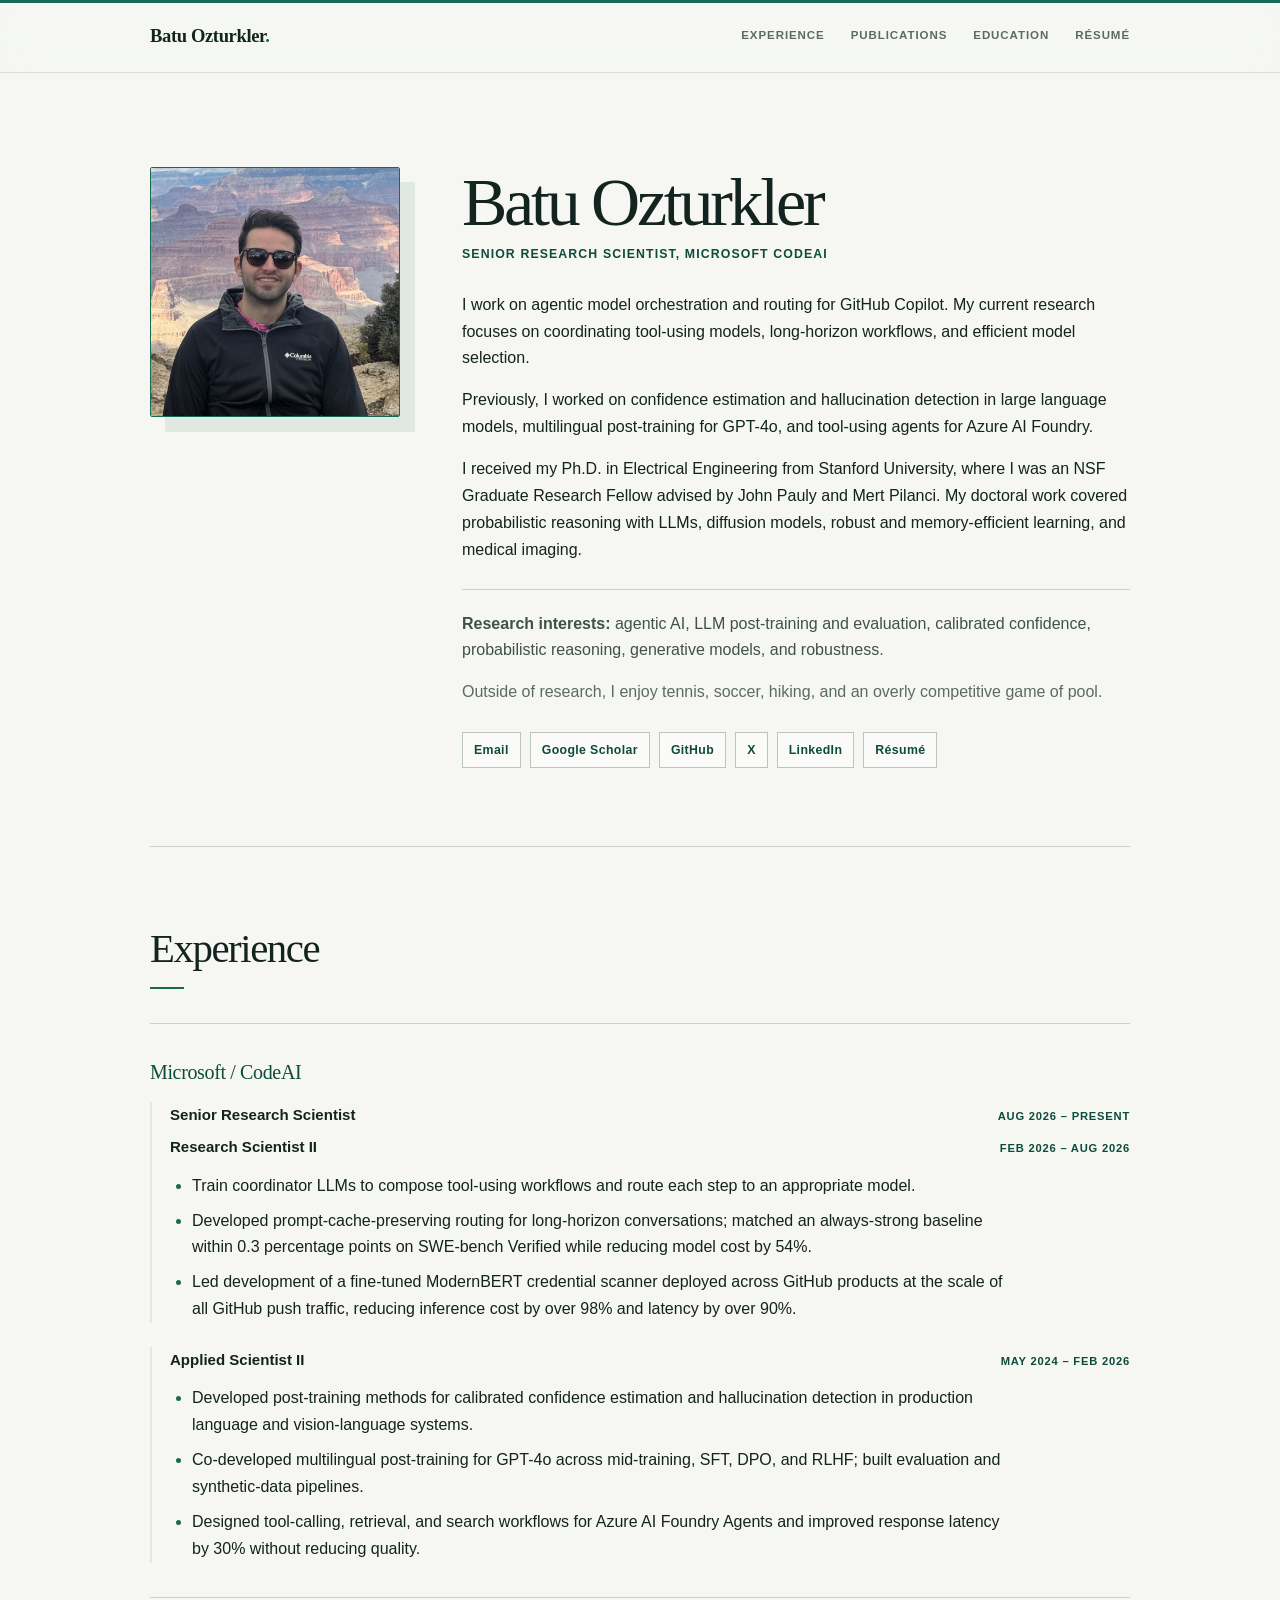
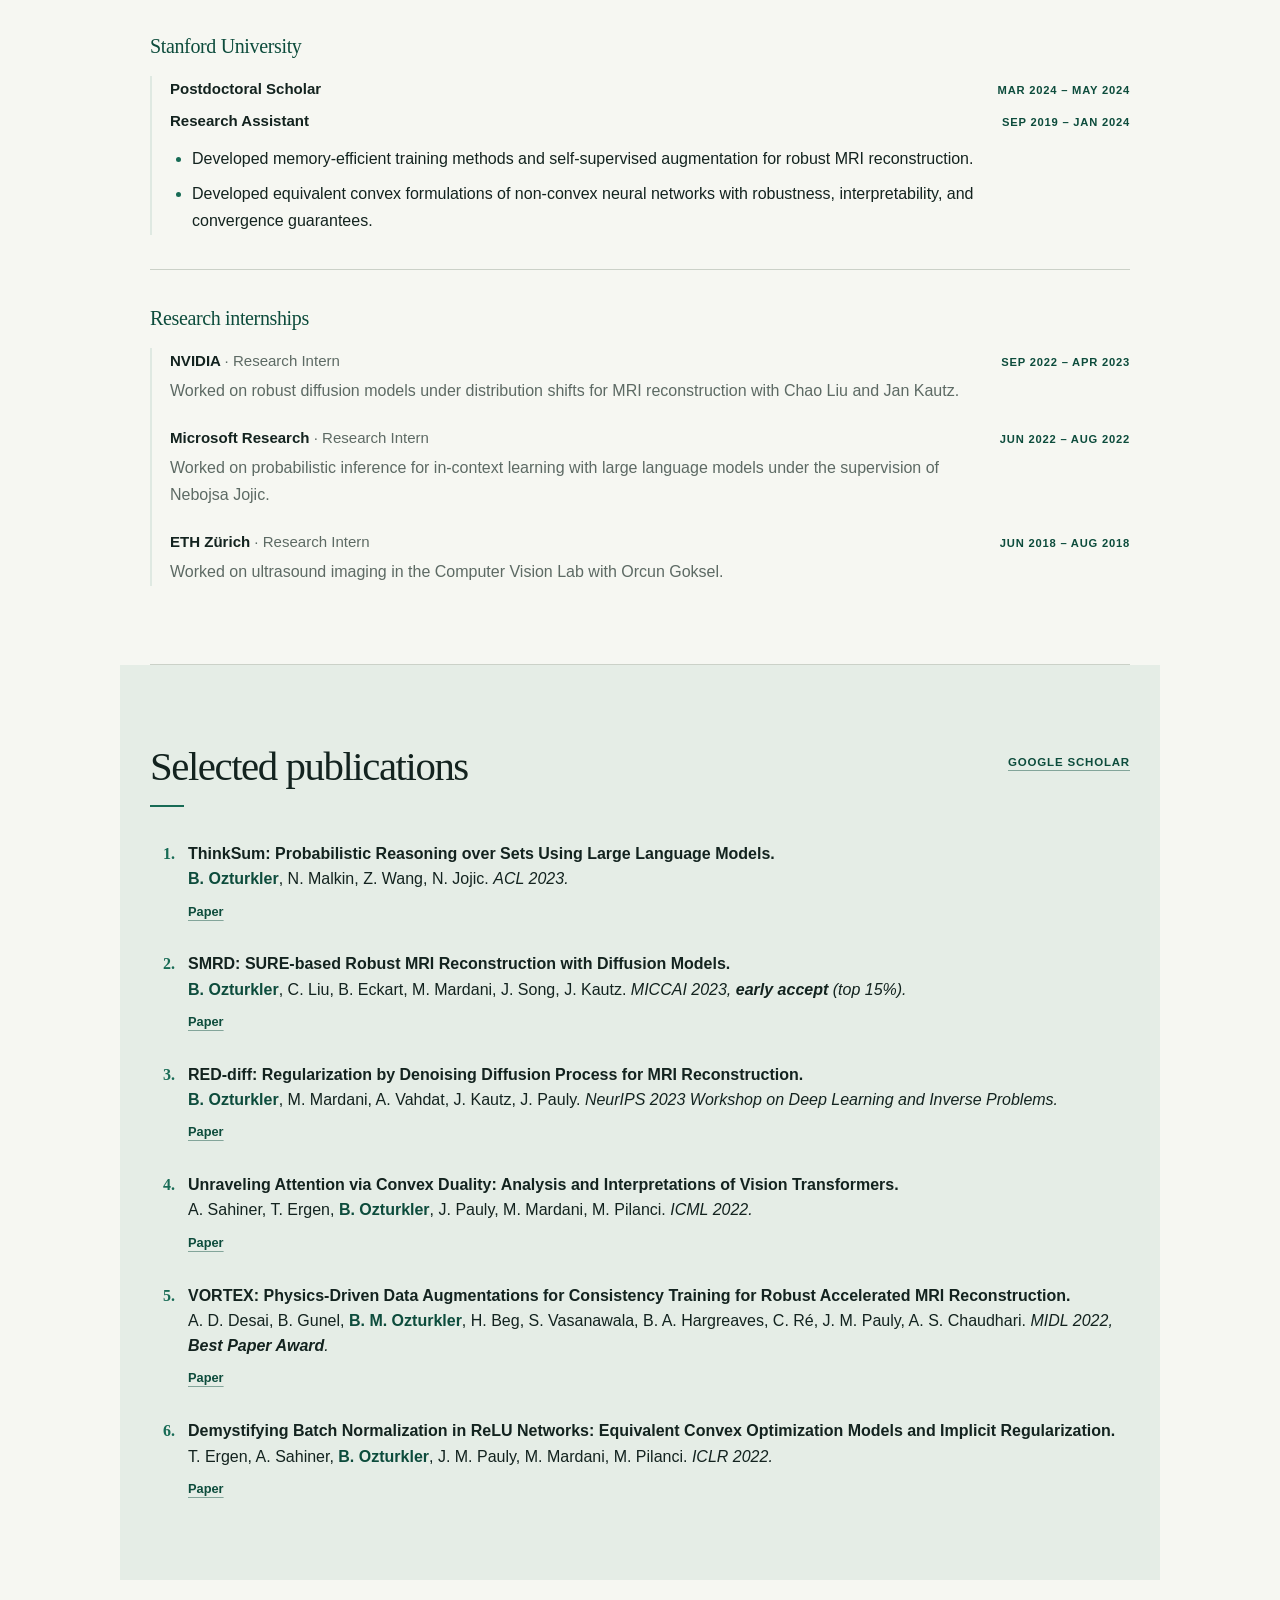
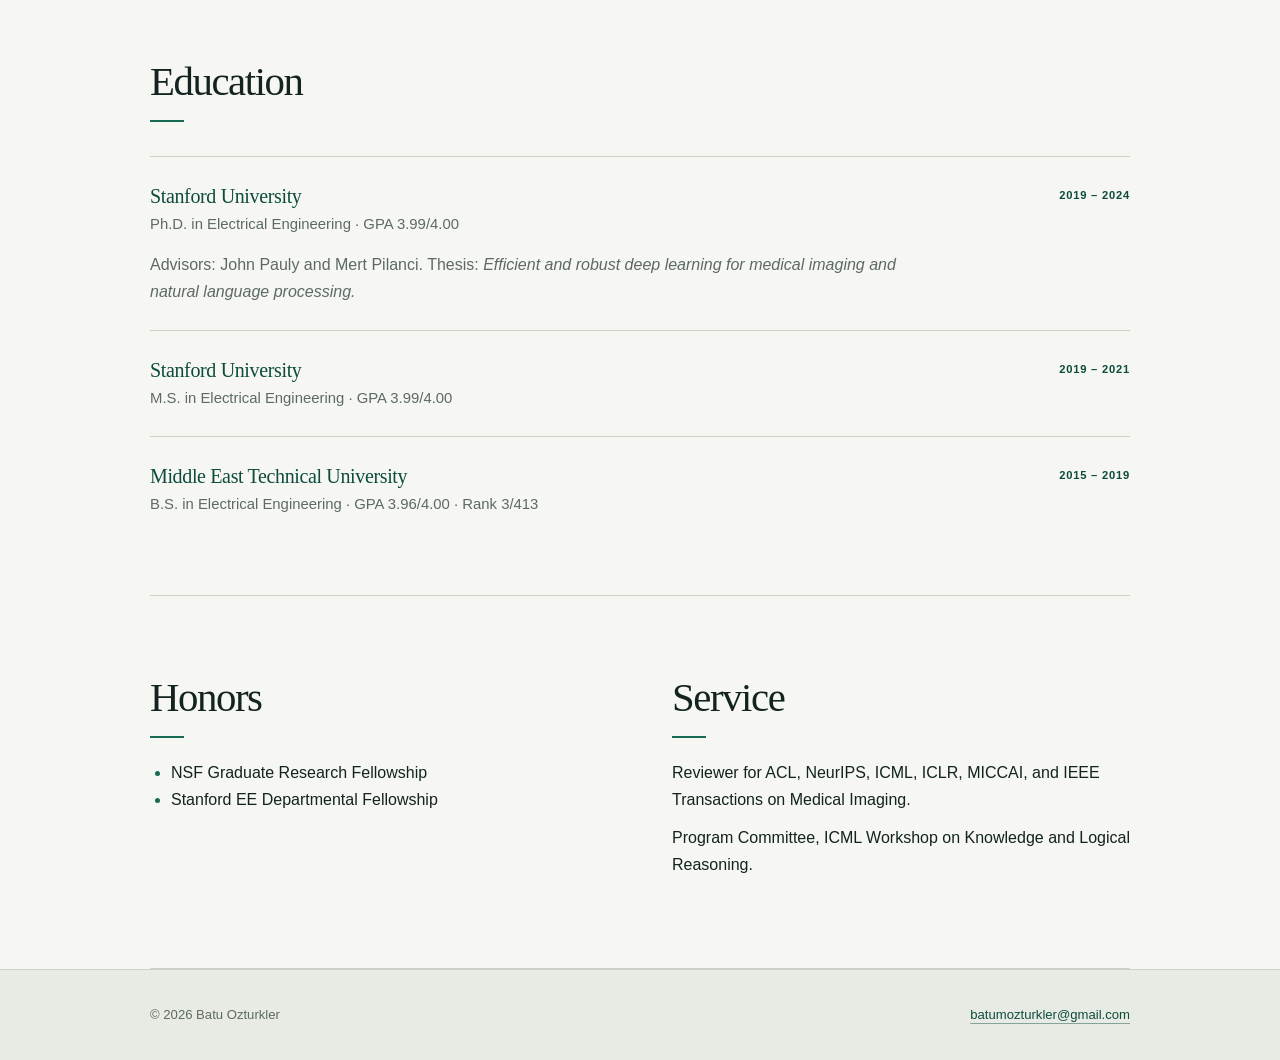
<file: index.html>
<!doctype html>
<html lang="en">
  <head>
    <meta charset="utf-8">
    <meta name="viewport" content="width=device-width, initial-scale=1">
    <meta name="theme-color" content="#ffffff">
    <meta name="robots" content="noindex, nofollow">
    <meta name="description" content="Batu Ozturkler is a Senior Research Scientist at Microsoft CodeAI working on agentic AI, model orchestration, LLM post-training, and reliable AI systems.">
    <meta property="og:type" content="website">
    <meta property="og:url" content="https://batuozt.github.io/batuozt-draft/">
    <meta property="og:title" content="Batu Ozturkler — AI Research Scientist">
    <meta property="og:description" content="Senior Research Scientist at Microsoft CodeAI working on agentic AI systems, LLM post-training, and reliable AI.">
    <meta property="og:image" content="https://batuozt.github.io/batuozt-draft/assets/portfolio/og.png">
    <meta property="og:image:width" content="1200">
    <meta property="og:image:height" content="630">
    <meta property="og:image:alt" content="Batu Ozturkler — AI Research Scientist · Agentic Systems">
    <meta name="twitter:card" content="summary_large_image">
    <meta name="twitter:title" content="Batu Ozturkler — AI Research Scientist">
    <meta name="twitter:description" content="Senior Research Scientist at Microsoft CodeAI working on agentic AI systems, LLM post-training, and reliable AI.">
    <meta name="twitter:image" content="https://batuozt.github.io/batuozt-draft/assets/portfolio/og.png">
    <link rel="canonical" href="https://batuozt.github.io/batuozt-draft/">
    <link rel="icon" href="./media/icon_hu_982c5d63a71b2961.png">
    <link rel="preload" href="./assets/portfolio/batu-ozturkler-current.jpg" as="image">
    <link rel="stylesheet" href="./styles.css">
    <script type="application/ld+json">
      {
        "@context": "https://schema.org",
        "@type": "Person",
        "name": "Batu Ozturkler",
        "url": "https://batuozt.github.io/batuozt-draft/",
        "image": "https://batuozt.github.io/batuozt-draft/assets/portfolio/batu-ozturkler-current.jpg",
        "jobTitle": "Senior Research Scientist",
        "worksFor": { "@type": "Organization", "name": "Microsoft" },
        "alumniOf": { "@type": "CollegeOrUniversity", "name": "Stanford University" },
        "sameAs": [
          "https://github.com/batuozt",
          "https://x.com/batuozturkler",
          "https://www.linkedin.com/in/batu-ozturkler-11719b13b/",
          "https://scholar.google.com/citations?user=7tO7lZgAAAAJ&hl=en"
        ]
      }
    </script>
    <title>Batu Ozturkler — AI Research Scientist</title>
  </head>
  <body>
    <a class="skip-link" href="#main">Skip to content</a>

    <header class="site-header">
      <div class="container header-inner">
        <a class="site-name" href="#about">Batu Ozturkler</a>
        <nav aria-label="Primary navigation">
          <a href="#experience">Experience</a>
          <a href="#publications">Publications</a>
          <a href="#education">Education</a>
          <a href="./Batu_Ozturkler_Resume.pdf" target="_blank" rel="noreferrer">Résumé</a>
        </nav>
      </div>
    </header>

    <main class="container" id="main">
      <section class="intro" id="about">
        <img class="profile-photo" src="./assets/portfolio/batu-ozturkler-current.jpg" alt="Batu Ozturkler at the Grand Canyon" width="900" height="900">
        <div class="intro-copy">
          <h1>Batu Ozturkler</h1>
          <p class="role">Senior Research Scientist, Microsoft CodeAI</p>
          <p>I work on agentic model orchestration and routing for GitHub Copilot. My current research focuses on coordinating tool-using models, long-horizon workflows, and efficient model selection.</p>
          <p>Previously, I worked on confidence estimation and hallucination detection in large language models, multilingual post-training for GPT-4o, and tool-using agents for Azure AI Foundry.</p>
          <p>I received my Ph.D. in Electrical Engineering from Stanford University, where I was an NSF Graduate Research Fellow advised by John Pauly and Mert Pilanci. My doctoral work covered probabilistic reasoning with LLMs, diffusion models, robust and memory-efficient learning, and medical imaging.</p>
          <p class="research-interests"><strong>Research interests:</strong> agentic AI, LLM post-training and evaluation, calibrated confidence, probabilistic reasoning, generative models, and robustness.</p>
          <p class="personal-note">Outside of research, I enjoy tennis, soccer, hiking, and an overly competitive game of pool.</p>
          <div class="profile-links" aria-label="Contact and profile links">
            <a href="mailto:batumozturkler@gmail.com">Email</a>
            <a href="https://scholar.google.com/citations?user=7tO7lZgAAAAJ&amp;hl=en" target="_blank" rel="noreferrer">Google Scholar</a>
            <a href="https://github.com/batuozt" target="_blank" rel="noreferrer">GitHub</a>
            <a href="https://x.com/batuozturkler" target="_blank" rel="noreferrer">X</a>
            <a href="https://www.linkedin.com/in/batu-ozturkler-11719b13b/" target="_blank" rel="noreferrer">LinkedIn</a>
            <a href="./Batu_Ozturkler_Resume.pdf" target="_blank" rel="noreferrer">Résumé</a>
          </div>
        </div>
      </section>

      <section id="experience">
        <h2>Experience</h2>

        <article class="entry employer-entry">
          <h3>Microsoft / CodeAI</h3>
          <div class="role-group">
            <div class="role-row">
              <p class="role-title">Senior Research Scientist</p>
              <p class="date">Aug 2026 – Present</p>
            </div>
            <div class="role-row">
              <p class="role-title">Research Scientist II</p>
              <p class="date">Feb 2026 – Aug 2026</p>
            </div>
            <ul>
              <li>Train coordinator LLMs to compose tool-using workflows and route each step to an appropriate model.</li>
              <li>Developed prompt-cache-preserving routing for long-horizon conversations; matched an always-strong baseline within 0.3 percentage points on SWE-bench Verified while reducing model cost by 54%.</li>
              <li>Led development of a fine-tuned ModernBERT credential scanner deployed across GitHub products at the scale of all GitHub push traffic, reducing inference cost by over 98% and latency by over 90%.</li>
            </ul>
          </div>
          <div class="role-group">
            <div class="role-row">
              <p class="role-title">Applied Scientist II</p>
              <p class="date">May 2024 – Feb 2026</p>
            </div>
            <ul>
              <li>Developed post-training methods for calibrated confidence estimation and hallucination detection in production language and vision-language systems.</li>
              <li>Co-developed multilingual post-training for GPT-4o across mid-training, SFT, DPO, and RLHF; built evaluation and synthetic-data pipelines.</li>
              <li>Designed tool-calling, retrieval, and search workflows for Azure AI Foundry Agents and improved response latency by 30% without reducing quality.</li>
            </ul>
          </div>
        </article>

        <article class="entry employer-entry">
          <h3>Stanford University</h3>
          <div class="role-group">
            <div class="role-row">
              <p class="role-title">Postdoctoral Scholar</p>
              <p class="date">Mar 2024 – May 2024</p>
            </div>
            <div class="role-row">
              <p class="role-title">Research Assistant</p>
              <p class="date">Sep 2019 – Jan 2024</p>
            </div>
            <ul>
              <li>Developed memory-efficient training methods and self-supervised augmentation for robust MRI reconstruction.</li>
              <li>Developed equivalent convex formulations of non-convex neural networks with robustness, interpretability, and convergence guarantees.</li>
            </ul>
          </div>
        </article>

        <article class="entry employer-entry internship-entry">
          <h3>Research internships</h3>
          <div class="role-group">
            <div class="internship-item">
              <div class="role-row">
                <p class="role-title">NVIDIA <span>· Research Intern</span></p>
                <p class="date">Sep 2022 – Apr 2023</p>
              </div>
              <p class="role-summary">Worked on robust diffusion models under distribution shifts for MRI reconstruction with Chao Liu and Jan Kautz.</p>
            </div>
            <div class="internship-item">
              <div class="role-row">
                <p class="role-title">Microsoft Research <span>· Research Intern</span></p>
                <p class="date">Jun 2022 – Aug 2022</p>
              </div>
              <p class="role-summary">Worked on probabilistic inference for in-context learning with large language models under the supervision of Nebojsa Jojic.</p>
            </div>
            <div class="internship-item">
              <div class="role-row">
                <p class="role-title">ETH Zürich <span>· Research Intern</span></p>
                <p class="date">Jun 2018 – Aug 2018</p>
              </div>
              <p class="role-summary">Worked on ultrasound imaging in the Computer Vision Lab with Orcun Goksel.</p>
            </div>
          </div>
        </article>
      </section>

      <section id="publications">
        <div class="section-heading">
          <h2>Selected publications</h2>
          <a href="https://scholar.google.com/citations?user=7tO7lZgAAAAJ&amp;hl=en" target="_blank" rel="noreferrer">Google Scholar</a>
        </div>
        <ol class="publication-list">
          <li>
            <p><strong>ThinkSum: Probabilistic Reasoning over Sets Using Large Language Models.</strong><br><span class="me">B. Ozturkler</span>, N. Malkin, Z. Wang, N. Jojic. <em>ACL 2023.</em></p>
            <a href="https://arxiv.org/abs/2210.01293" target="_blank" rel="noreferrer">Paper</a>
          </li>
          <li>
            <p><strong>SMRD: SURE-based Robust MRI Reconstruction with Diffusion Models.</strong><br><span class="me">B. Ozturkler</span>, C. Liu, B. Eckart, M. Mardani, J. Song, J. Kautz. <em>MICCAI 2023, <strong>early accept</strong> (top 15%).</em></p>
            <a href="https://arxiv.org/abs/2310.01799" target="_blank" rel="noreferrer">Paper</a>
          </li>
          <li>
            <p><strong>RED-diff: Regularization by Denoising Diffusion Process for MRI Reconstruction.</strong><br><span class="me">B. Ozturkler</span>, M. Mardani, A. Vahdat, J. Kautz, J. Pauly. <em>NeurIPS 2023 Workshop on Deep Learning and Inverse Problems.</em></p>
            <a href="https://openreview.net/forum?id=NRGZmGbteB" target="_blank" rel="noreferrer">Paper</a>
          </li>
          <li>
            <p><strong>Unraveling Attention via Convex Duality: Analysis and Interpretations of Vision Transformers.</strong><br>A. Sahiner, T. Ergen, <span class="me">B. Ozturkler</span>, J. Pauly, M. Mardani, M. Pilanci. <em>ICML 2022.</em></p>
            <a href="https://proceedings.mlr.press/v162/sahiner22a.html" target="_blank" rel="noreferrer">Paper</a>
          </li>
          <li>
            <p><strong>VORTEX: Physics-Driven Data Augmentations for Consistency Training for Robust Accelerated MRI Reconstruction.</strong><br>A. D. Desai, B. Gunel, <span class="me">B. M. Ozturkler</span>, H. Beg, S. Vasanawala, B. A. Hargreaves, C. Ré, J. M. Pauly, A. S. Chaudhari. <em>MIDL 2022, <strong>Best Paper Award</strong>.</em></p>
            <a href="https://2022.midl.io/papers/g2" target="_blank" rel="noreferrer">Paper</a>
          </li>
          <li>
            <p><strong>Demystifying Batch Normalization in ReLU Networks: Equivalent Convex Optimization Models and Implicit Regularization.</strong><br>T. Ergen, A. Sahiner, <span class="me">B. Ozturkler</span>, J. M. Pauly, M. Mardani, M. Pilanci. <em>ICLR 2022.</em></p>
            <a href="https://openreview.net/forum?id=6XGgutacQ0B" target="_blank" rel="noreferrer">Paper</a>
          </li>
        </ol>
      </section>

      <section id="education">
        <h2>Education</h2>
        <article class="entry education-entry">
          <div class="entry-heading">
            <div>
              <h3>Stanford University</h3>
              <p>Ph.D. in Electrical Engineering · GPA 3.99/4.00</p>
            </div>
            <p class="date">2019 – 2024</p>
          </div>
          <p>Advisors: John Pauly and Mert Pilanci. Thesis: <em>Efficient and robust deep learning for medical imaging and natural language processing.</em></p>
        </article>
        <article class="entry education-entry">
          <div class="entry-heading">
            <div>
              <h3>Stanford University</h3>
              <p>M.S. in Electrical Engineering · GPA 3.99/4.00</p>
            </div>
            <p class="date">2019 – 2021</p>
          </div>
        </article>
        <article class="entry education-entry">
          <div class="entry-heading">
            <div>
              <h3>Middle East Technical University</h3>
              <p>B.S. in Electrical Engineering · GPA 3.96/4.00 · Rank 3/413</p>
            </div>
            <p class="date">2015 – 2019</p>
          </div>
        </article>
      </section>

      <section class="two-column-section">
        <div>
          <h2>Honors</h2>
          <ul>
            <li>NSF Graduate Research Fellowship</li>
            <li>Stanford EE Departmental Fellowship</li>
          </ul>
        </div>
        <div>
          <h2>Service</h2>
          <p>Reviewer for ACL, NeurIPS, ICML, ICLR, MICCAI, and IEEE Transactions on Medical Imaging.</p>
          <p>Program Committee, ICML Workshop on Knowledge and Logical Reasoning.</p>
        </div>
      </section>

    </main>

    <footer>
      <div class="container footer-inner">
        <p>© 2026 Batu Ozturkler</p>
        <p><a href="mailto:batumozturkler@gmail.com">batumozturkler@gmail.com</a></p>
      </div>
    </footer>
  </body>
</html>
</file>
<file: styles.css>
:root {
  --paper: #f6f7f2;
  --paper-deep: #e7ebe4;
  --ink: #13231f;
  --muted: #5d6a64;
  --line: #cbd1c8;
  --accent: #176b55;
  --accent-dark: #0d4c3c;
  --accent-soft: #dfe9e2;
  --white: #ffffff;
  --max-width: 980px;
  --sans: "Helvetica Neue", Helvetica, Arial, sans-serif;
  --serif: Georgia, "Times New Roman", serif;
}

* { box-sizing: border-box; }

html {
  scroll-behavior: smooth;
  scroll-padding-top: 82px;
}

body {
  margin: 0;
  color: var(--ink);
  background: var(--paper);
  font-family: var(--sans);
  font-size: 16px;
  line-height: 1.68;
  -webkit-font-smoothing: antialiased;
}

body::before {
  content: "";
  position: fixed;
  inset: 0 0 auto;
  z-index: 40;
  height: 3px;
  background: var(--accent);
}

a {
  color: var(--accent-dark);
  text-decoration-color: rgba(13, 76, 60, 0.45);
  text-underline-offset: 4px;
}

a:hover { text-decoration-color: currentColor; }

.container {
  width: min(calc(100% - 48px), var(--max-width));
  margin: 0 auto;
}

.skip-link {
  position: fixed;
  top: 10px;
  left: 10px;
  z-index: 100;
  padding: 9px 13px;
  background: var(--ink);
  color: var(--white);
  transform: translateY(-150%);
}

.skip-link:focus { transform: translateY(0); }

.site-header {
  position: sticky;
  top: 0;
  z-index: 20;
  border-bottom: 1px solid rgba(19, 35, 31, 0.12);
  background: rgba(246, 247, 242, 0.9);
  backdrop-filter: blur(16px);
}

.header-inner {
  min-height: 72px;
  display: flex;
  align-items: center;
  justify-content: space-between;
  gap: 28px;
}

.site-name {
  color: var(--ink);
  font-family: var(--serif);
  font-size: 1.16rem;
  font-weight: 700;
  letter-spacing: -0.02em;
  text-decoration: none;
}

.site-name::after { content: "."; color: var(--accent); }

nav {
  display: flex;
  flex-wrap: wrap;
  justify-content: flex-end;
  gap: 26px;
}

nav a {
  color: var(--muted);
  font-size: 0.72rem;
  font-weight: 700;
  letter-spacing: 0.08em;
  text-decoration: none;
  text-transform: uppercase;
}

nav a:hover { color: var(--accent-dark); }

main > section {
  padding: 78px 0;
  border-bottom: 1px solid var(--line);
}

.intro {
  padding-top: 94px;
  display: grid;
  grid-template-columns: 250px minmax(0, 1fr);
  gap: 62px;
  align-items: start;
}

.profile-photo {
  width: 250px;
  height: 250px;
  display: block;
  object-fit: cover;
  border: 1px solid var(--accent);
  border-radius: 2px;
  box-shadow: 15px 15px 0 var(--accent-soft);
}

h1, h2, h3, p { margin-top: 0; }

h1, h2, h3 { font-family: var(--serif); }

h1 {
  margin-bottom: 7px;
  font-size: clamp(2.8rem, 6vw, 4.25rem);
  font-weight: 400;
  letter-spacing: -0.048em;
  line-height: 1.03;
}

h2 {
  margin-bottom: 34px;
  font-size: clamp(1.95rem, 3.5vw, 2.55rem);
  font-weight: 400;
  letter-spacing: -0.035em;
  line-height: 1.2;
}

h2::after {
  content: "";
  width: 34px;
  height: 2px;
  margin-top: 13px;
  display: block;
  background: var(--accent);
}

h3 {
  margin-bottom: 2px;
  color: var(--accent-dark);
  font-size: 1.25rem;
  font-weight: 400;
  letter-spacing: -0.018em;
  line-height: 1.4;
}

.role {
  margin-bottom: 27px;
  color: var(--accent-dark);
  font-family: var(--sans);
  font-size: 0.77rem;
  font-weight: 800;
  letter-spacing: 0.09em;
  text-transform: uppercase;
}

.intro-copy > p:not(.role) { margin-bottom: 15px; }

.research-interests {
  margin-top: 25px;
  padding-top: 21px;
  border-top: 1px solid var(--line);
  color: #40504a;
}

.personal-note { color: var(--muted); }

.profile-links {
  margin-top: 26px;
  display: flex;
  flex-wrap: wrap;
  gap: 9px;
}

.profile-links a {
  min-height: 36px;
  padding: 6px 11px;
  display: inline-flex;
  align-items: center;
  border: 1px solid #bac5bd;
  background: rgba(255, 255, 255, 0.45);
  font-size: 0.77rem;
  font-weight: 700;
  letter-spacing: 0.03em;
  text-decoration: none;
}

.profile-links a:hover {
  border-color: var(--accent);
  background: var(--white);
}

.entry {
  padding: 34px 0;
  border-top: 1px solid var(--line);
}

.entry:last-child { padding-bottom: 0; }

.entry-heading {
  display: flex;
  justify-content: space-between;
  gap: 34px;
}

.entry-heading p {
  margin-bottom: 0;
  color: var(--muted);
  font-size: 0.93rem;
}

.entry-heading .date {
  flex: 0 0 auto;
  padding-top: 4px;
  color: var(--accent-dark);
  font-size: 0.7rem;
  font-weight: 800;
  letter-spacing: 0.07em;
  text-transform: uppercase;
  white-space: nowrap;
}

.employer-entry > h3 { margin-bottom: 16px; }

.role-group {
  padding-left: 18px;
  border-left: 2px solid var(--accent-soft);
}

.role-group + .role-group { margin-top: 24px; }

.role-row {
  display: flex;
  align-items: baseline;
  justify-content: space-between;
  gap: 28px;
}

.role-row + .role-row { margin-top: 7px; }

.role-title {
  margin-bottom: 0;
  color: var(--ink);
  font-size: 0.94rem;
  font-weight: 700;
}

.role-title span {
  color: var(--muted);
  font-weight: 400;
}

.role-row .date {
  flex: 0 0 auto;
  margin-bottom: 0;
  color: var(--accent-dark);
  font-size: 0.7rem;
  font-weight: 800;
  letter-spacing: 0.07em;
  text-transform: uppercase;
  white-space: nowrap;
}

.entry ul {
  max-width: 850px;
  margin: 19px 0 0;
  padding-left: 22px;
}

.entry li { margin-top: 8px; }
.entry li::marker { color: var(--accent); }

.role-group ul { margin-top: 13px; }

.internship-item + .internship-item { margin-top: 20px; }

.role-summary {
  max-width: 800px;
  margin: 5px 0 0;
  color: var(--muted);
}

.compact-entry > p,
.education-entry > p {
  max-width: 760px;
  margin: 15px 0 0;
  color: var(--muted);
}

#publications {
  margin: 0 -30px;
  padding: 78px 30px;
  border-bottom: 0;
  background: rgba(223, 233, 226, 0.72);
}

.section-heading {
  display: flex;
  align-items: flex-start;
  justify-content: space-between;
  gap: 24px;
}

.section-heading a {
  margin-top: 10px;
  font-size: 0.72rem;
  font-weight: 800;
  letter-spacing: 0.07em;
  text-transform: uppercase;
}

.publication-list {
  margin: 0;
  padding-left: 29px;
}

.publication-list li {
  margin-bottom: 27px;
  padding-left: 9px;
}

.publication-list li::marker {
  color: var(--accent);
  font-family: var(--serif);
  font-weight: 700;
}

.publication-list li:last-child { margin-bottom: 0; }

.publication-list p { margin-bottom: 6px; line-height: 1.58; }
.publication-list a { font-size: 0.8rem; font-weight: 700; }
.publication-list .me { color: var(--accent-dark); font-weight: 800; }

.education-entry { padding-block: 25px; }

.two-column-section {
  display: grid;
  grid-template-columns: 1fr 1fr;
  gap: 64px;
}

.two-column-section h2 { margin-bottom: 22px; }
.two-column-section ul { margin: 0; padding-left: 21px; }
.two-column-section li::marker { color: var(--accent); }
.two-column-section p { margin-bottom: 11px; }

footer {
  padding: 34px 0;
  border-top: 1px solid var(--line);
  background: var(--paper-deep);
  color: var(--muted);
  font-size: 0.82rem;
}

.footer-inner {
  display: flex;
  align-items: center;
  justify-content: space-between;
  gap: 20px;
}

.footer-inner p { margin: 0; }

.not-found {
  min-height: 100vh;
  padding: 90px 0;
  display: flex;
  flex-direction: column;
  align-items: flex-start;
  justify-content: center;
}

.not-found .section-label {
  color: var(--accent);
  font-size: 0.75rem;
  font-weight: 800;
  letter-spacing: 0.1em;
  text-transform: uppercase;
}

@media (max-width: 760px) {
  .header-inner { padding: 14px 0; align-items: flex-start; }
  nav { gap: 8px 16px; }
  .intro { grid-template-columns: 1fr; gap: 42px; padding-top: 62px; }
  .profile-photo { width: 220px; height: 220px; }
  main > section { padding: 60px 0; }
  #publications { margin: 0 -20px; padding: 60px 20px; }
  .entry-heading { display: block; }
  .entry-heading .date { margin-top: 7px; white-space: normal; }
  .role-row { display: block; }
  .role-row .date { margin-top: 2px; white-space: normal; }
  .two-column-section { grid-template-columns: 1fr; gap: 42px; }
}

@media (max-width: 500px) {
  .container { width: min(calc(100% - 30px), var(--max-width)); }
  .header-inner { display: block; }
  nav { margin-top: 8px; justify-content: flex-start; }
  nav a { font-size: 0.67rem; }
  h1 { font-size: 2.75rem; }
  .profile-photo { width: calc(100% - 15px); max-width: 280px; height: auto; aspect-ratio: 1; }
  .section-heading { display: block; }
  .section-heading a { display: inline-block; margin: -17px 0 29px; }
  #publications { margin-inline: -8px; padding-inline: 8px; }
  .footer-inner { display: block; }
  .footer-inner p + p { margin-top: 7px; }
}

@media (prefers-reduced-motion: reduce) {
  html { scroll-behavior: auto; }
}
</file>
